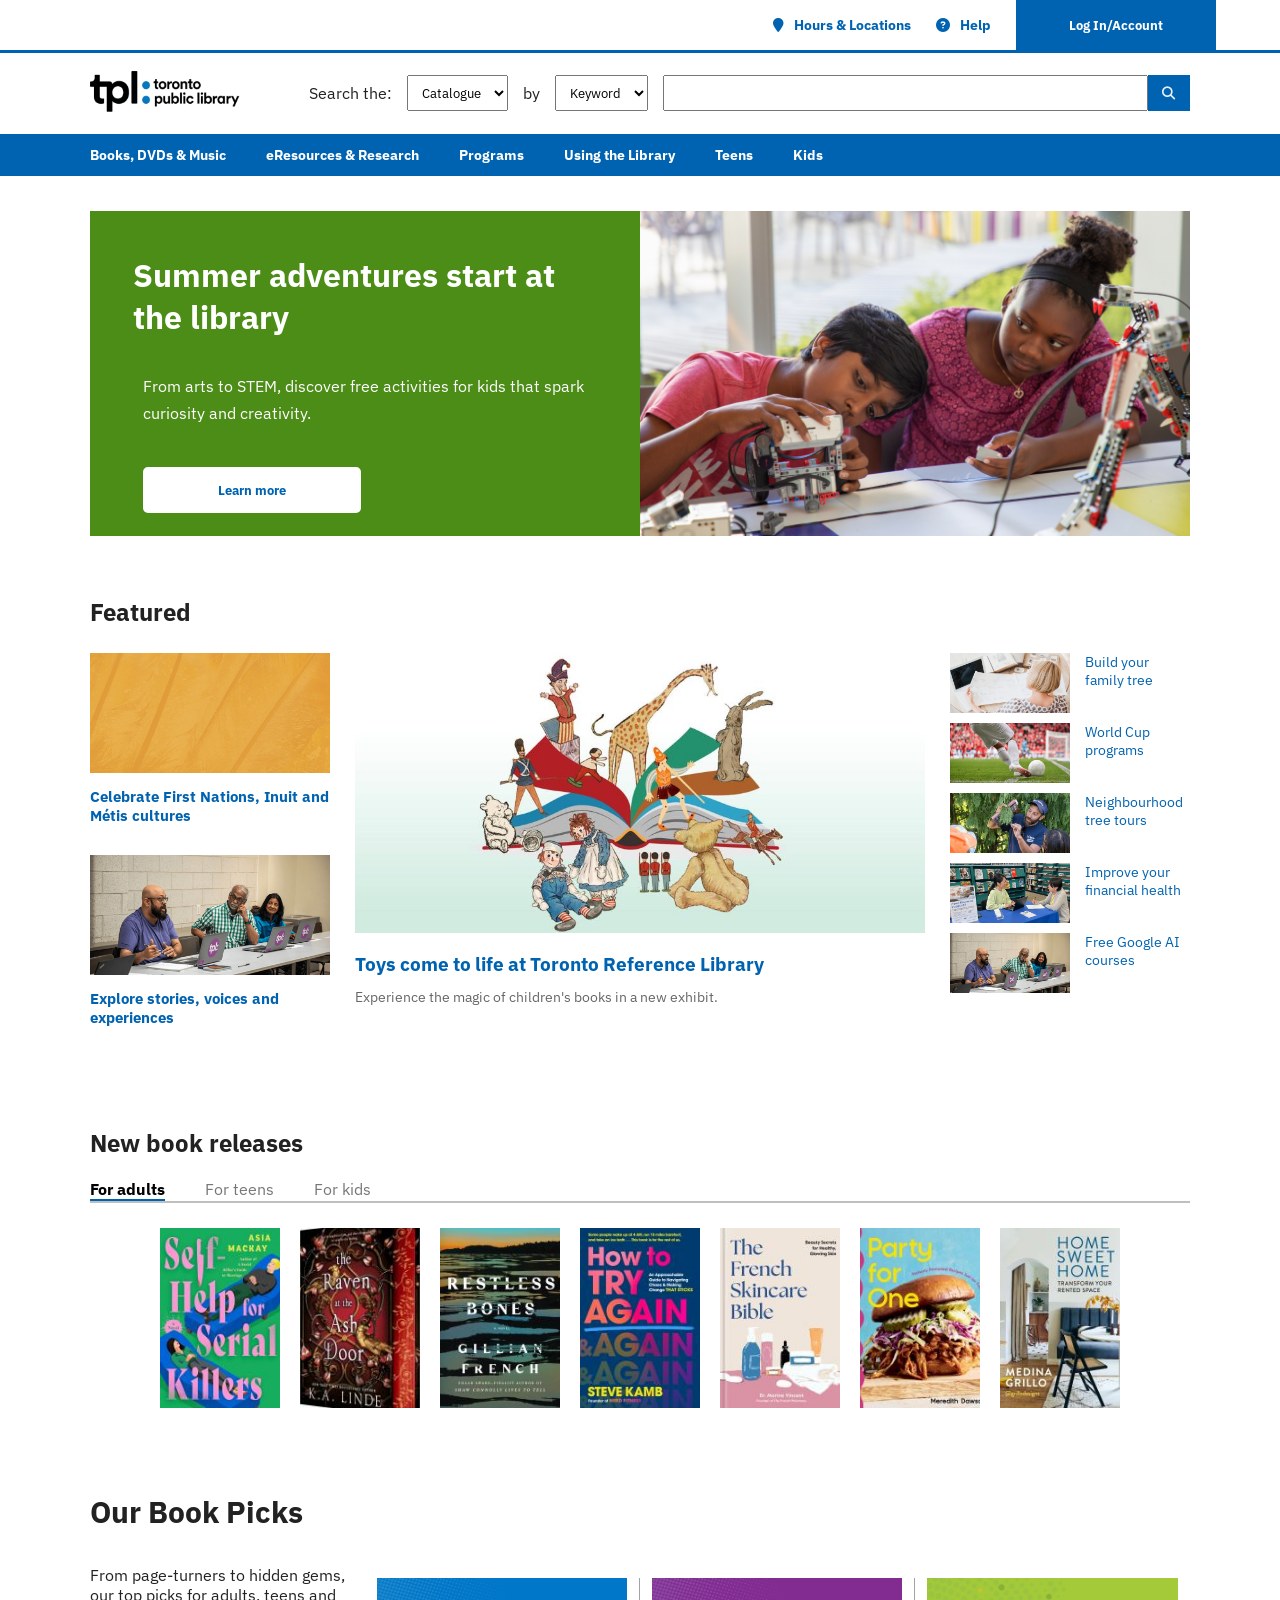
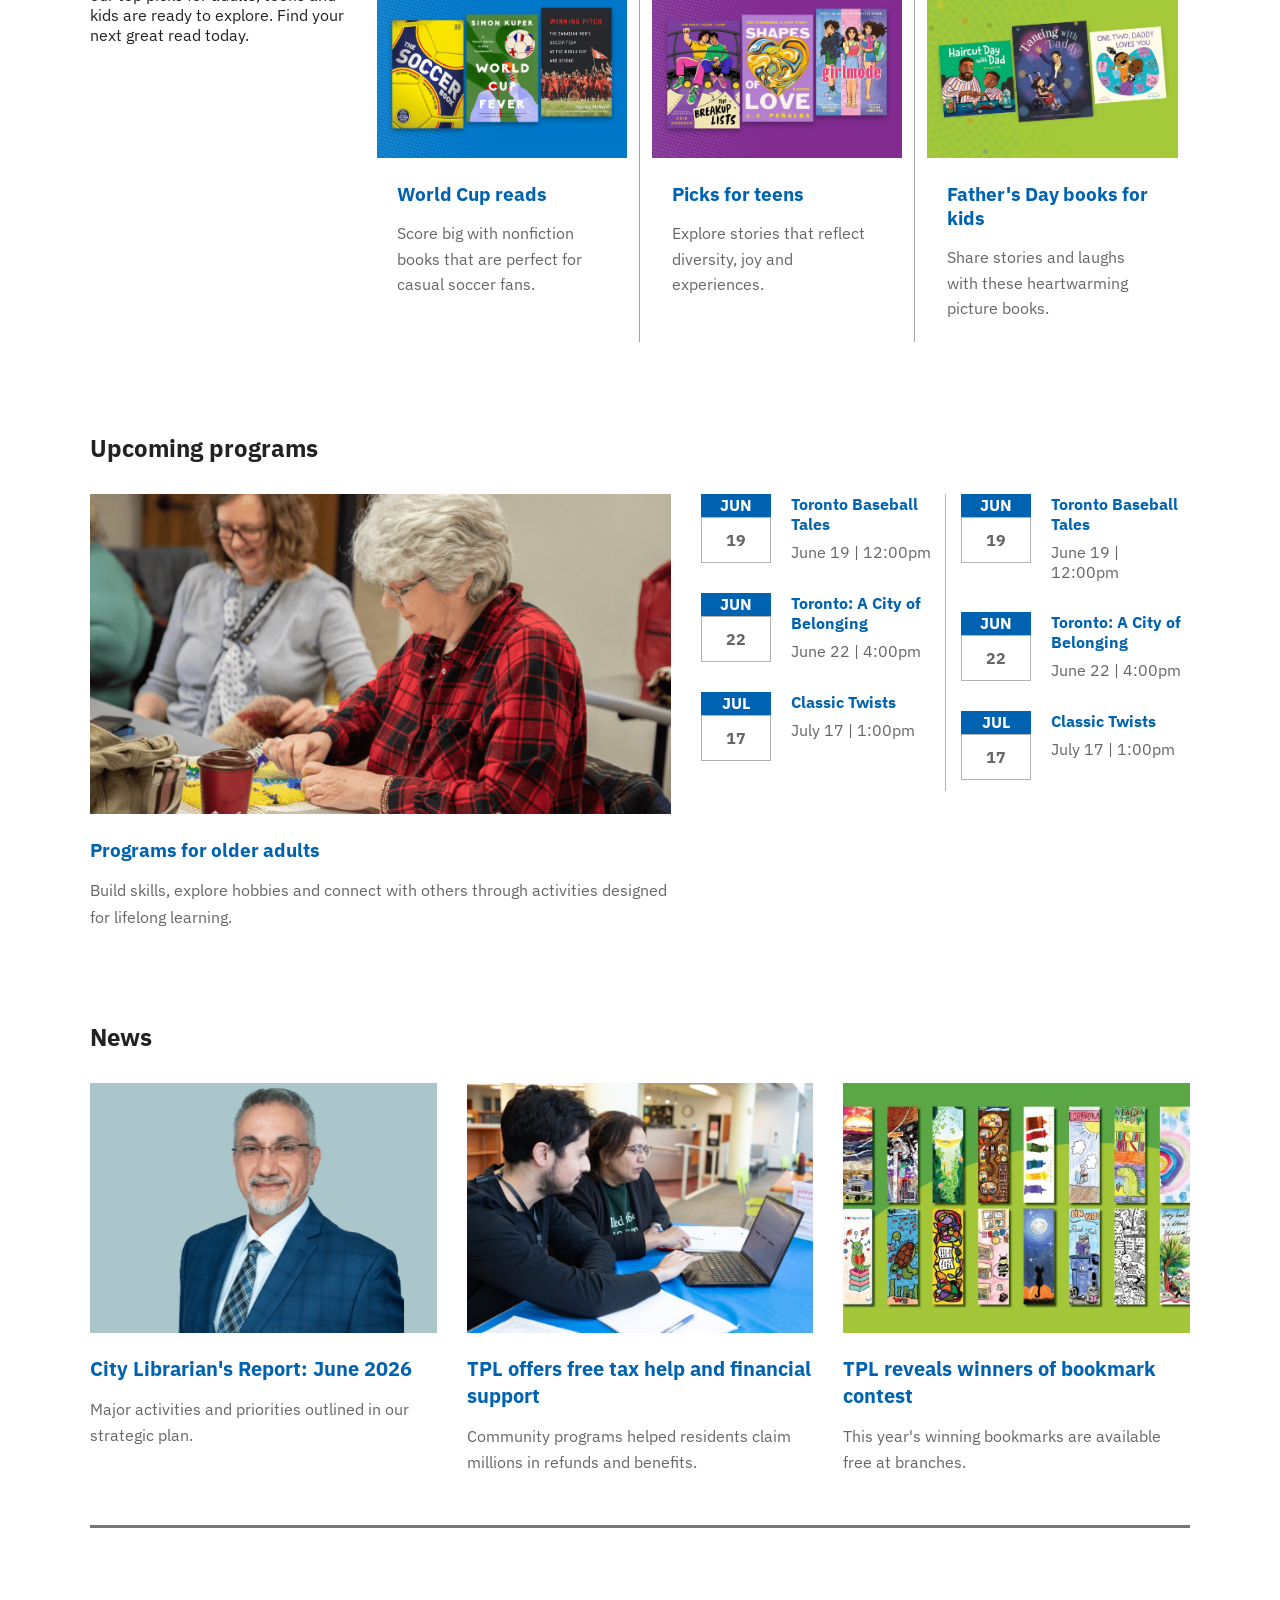
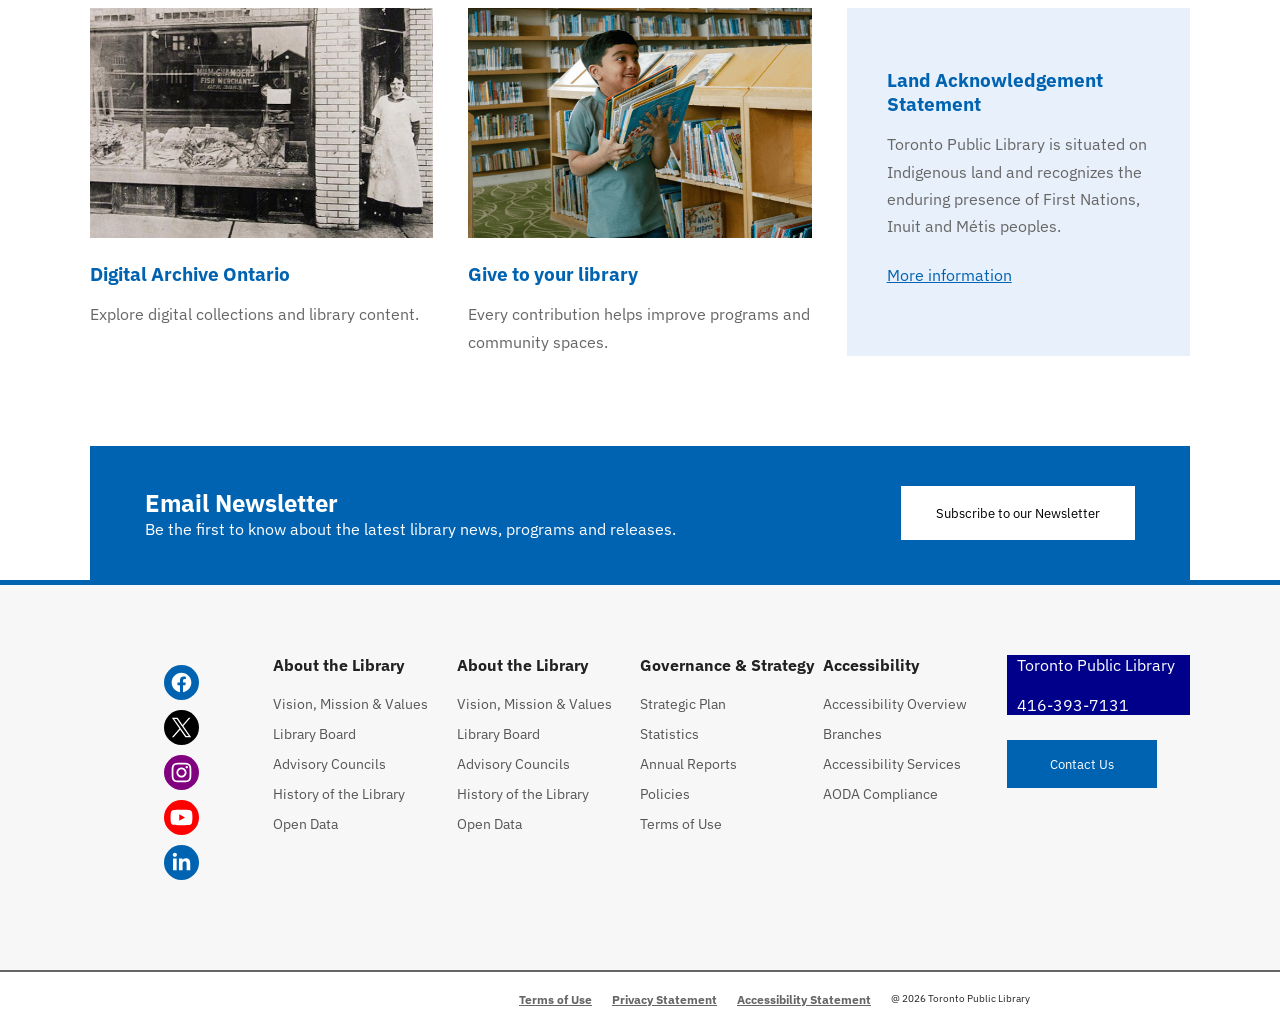
<file: index.html>
<!DOCTYPE html>
<html lang="en">
<head>
    <meta charset="UTF-8">
    <meta name="viewport" content="width=device-width, initial-scale=1.0">
    <title>Toronto Public Library</title>
    <link rel="stylesheet" href="tpl3css.css">

    <link rel="preconnect" href="https://fonts.googleapis.com">
    <link rel="preconnect" href="https://fonts.gstatic.com" crossorigin>
    <link href="https://fonts.googleapis.com/css2?family=IBM+Plex+Sans:ital,wght@0,100..700;1,100..700&family=Montserrat:ital,wght@0,100..900;1,100..900&display=swap" rel="stylesheet">

    <link rel="stylesheet" href="https://cdnjs.cloudflare.com/ajax/libs/font-awesome/6.5.2/css/all.min.css" integrity="sha512-SnH5WK+bZxgPHs44uWIX+LLJAJ9/2PkPKZ5QiAj6Ta86w+fsb2TkcmfRyVX3pBnMFcV7oQPJkl9QevSCWr3W6A==" crossorigin="anonymous" referrerpolicy="no-referrer" />


</head>
<body>


<header>
    <!-- re do uppernav-->
    <div class="uppernav">
        <div class="header-links">
            <a href="#"><i class="fa fa-map-marker"></i><b> Hours & Locations</b></a>
            <a href="#"><i class="fa fa-question-circle"></i><b> Help</b></a>
            <button class="loginbutton"><b>Log In/Account</b></button> 
        </div>
    </div>

    

    
    <div class="topbar">
        <div class="container topbar-content">
            <div class="logo">
                <img src="tpl.ca/Toronto Public Library - 6_18_2026 2-51-15 PM/Toronto Public Library/logo.png" width="200">
            </div>

            <div class="container search-content">

                <p>Search the: </p>

                <select>
                    <option>Catalogue</option>
                    <option>Website</option>
                    <option>Events</option>
                </select>

                <p>by</p>

                <select>
                    <option>Keyword</option>
                    <option>website</option>
                    <option>events</option>
                </select>

                <input type="search">

                
            </div>
            <button class="search-content-button"><i class="fa fa-search"></i></button>
           
            
        </div>
    </div>

    
        
    

    <nav>
        <div class="container nav-links">
            <a href="#"><b>Books, DVDs & Music</b></a>
            <a href="#"><b>eResources & Research</b></a>
            <a href="#"><b>Programs</b></a>
            <a href="#"><b>Using the Library</b></a>
            <a href="#"><b>Teens</b></a>
            <a href="#"><b>Kids</b></a>
        </div>
    </nav>

</header>


<section class="hero container">

    <div class="hero-left">

        <h2>Summer adventures start at the library</h2>

        <p>
            From arts to STEM, discover free activities for kids
            that spark curiosity and creativity.
        </p>

        <button><b>Learn more</b></button>

    </div>

    <div class="hero-image">
        <img src="tpl.ca/Toronto Public Library - 6_18_2026 2-51-15 PM/Toronto Public Library/Homepage_Spotlight_SummerWonder_Robotics.png">
    </div>

</section>


<section class="featured container">

    <h2>Featured</h2>

    <div class="featured-grid">

        <div class="left-column">

            <div class="small-card">
                <img src="tpl.ca/Toronto Public Library - 6_18_2026 2-51-15 PM/Toronto Public Library/NIHM-Homepage-banner--888x444.png">
                <h4>Celebrate First Nations, Inuit and Métis cultures</h4>
            </div>

            <div class="small-card">
                <img src="tpl.ca/Toronto Public Library - 6_18_2026 2-51-15 PM/Toronto Public Library/Home-Page-Biblio-4-8-1-888x444.png">
                <h4>Explore stories, voices and experiences</h4>
            </div>

        </div>

        <div class="main-card">

            <img src="tpl.ca/Toronto Public Library - 6_18_2026 2-51-15 PM/Toronto Public Library/Toys-Alive-Homepage-Centre-888x444.jpg">

            <h3>Toys come to life at Toronto Reference Library</h3>

            <p>
                Experience the magic of children's books in a new exhibit.
            </p>

        </div>

        <div class="right-column">

            <div class="mini-link">
                <img src="tpl.ca/Toronto Public Library - 6_18_2026 2-51-15 PM/Toronto Public Library/genealogy-1-1780x890-1-888x444.png">
                <span>Build your family tree</span>
            </div>

            <div class="mini-link">
                <img src="tpl.ca/Toronto Public Library - 6_18_2026 2-51-15 PM/Toronto Public Library/World-Cup-Programs_Homepage-888x444.png">
                <span>World Cup programs</span>
            </div>

            <div class="mini-link">
                <img src="tpl.ca/Toronto Public Library - 6_18_2026 2-51-15 PM/Toronto Public Library/NatureTO-Tree-Tours-Programs-888x444.png">
                <span>Neighbourhood tree tours</span>
            </div>

            <div class="mini-link">
                <img src="tpl.ca/Toronto Public Library - 6_18_2026 2-51-15 PM/Toronto Public Library/Financial-Empowerment-Card-Image-1780-x-890-888x444.png">
                <span>Improve your financial health</span>
            </div>
            <div class="mini-link">
                <img src="tpl.ca/Toronto Public Library - 6_18_2026 2-51-15 PM/Toronto Public Library/Home-Page-Biblio-4-8-1-888x444.png">
                <span>Free Google AI courses</span>
            </div>

        </div>

    </div>

</section>



<section class="new-books container">

    <h2>New book releases</h2>

    <div class="tabs">
        <span class="active">For adults</span>
        <span>For teens</span>
        <span>For kids</span>
    </div>

    <div class="book-row">

        <div class="book">
            <img src="tpl.ca/Toronto Public Library - 6_18_2026 2-51-15 PM/Toronto Public Library/MC.GIF">
        </div>

        <div class="book">
            <img src="tpl.ca/Toronto Public Library - 6_18_2026 2-51-15 PM/Toronto Public Library/MC (1).GIF">
        </div>

        <div class="book">
            <img src="tpl.ca/Toronto Public Library - 6_18_2026 2-51-15 PM/Toronto Public Library/MC (2).GIF">
        </div>

        <div class="book">
            <img src="tpl.ca/Toronto Public Library - 6_18_2026 2-51-15 PM/Toronto Public Library/MC (3).GIF">
        </div>

        <div class="book">
            <img src="tpl.ca/Toronto Public Library - 6_18_2026 2-51-15 PM/Toronto Public Library/MC (4).GIF">
        </div>

        <div class="book">
            <img src="tpl.ca/Toronto Public Library - 6_18_2026 2-51-15 PM/Toronto Public Library/MC (5).GIF">
        </div>

        <div class="book">
            <img src="tpl.ca/Toronto Public Library - 6_18_2026 2-51-15 PM/Toronto Public Library/MC (6).GIF">
        </div>
        

    </div>

</section>





<section class="book-picks container">

   

    <div class="pick-grid">

        <div>
            <h1>Our Book Picks</h1>

            <p>From page-turners to hidden gems, our top picks for adults, teens and kids are ready to explore. Find your next great read today.</p>
        </div>

        <div class="pick-card">

            <img src="tpl.ca/Toronto Public Library - 6_18_2026 2-51-15 PM/Toronto Public Library/homepage-soccer-books.png">

            <div class="pick-content">
                <h3>World Cup reads</h3>

                <p>
                    Score big with nonfiction books that are perfect
                    for casual soccer fans.
                </p>
            </div>

        </div>


        <div class="pick-card">

            <img src="tpl.ca/Toronto Public Library - 6_18_2026 2-51-15 PM/Toronto Public Library/FullSpectrum_homepage_teens.png">

            <div class="pick-content">
                <h3>Picks for teens</h3>

                <p>
                    Explore stories that reflect diversity,
                    joy and experiences.
                </p>
            </div>

        </div>


        <div class="pick-card">

            <img src="tpl.ca/Toronto Public Library - 6_18_2026 2-51-15 PM/Toronto Public Library/2026-Fathers-Day-Kids-Booklist-landscape.jpg">

            <div class="pick-content">
                <h3>Father's Day books for kids</h3>

                <p>
                    Share stories and laughs with these
                    heartwarming picture books.
                </p>
            </div>

        </div>

    </div>

</section>





<section class="programs container">

    <h2>Upcoming programs</h2>

    <div class="program-grid">

        <div class="program-left">

            <img src="tpl.ca/Toronto Public Library - 6_18_2026 2-51-15 PM/Toronto Public Library/Seniors-Homepage-Banner-888x444.png">

            <h3>Programs for older adults</h3>

            <p>
                Build skills, explore hobbies and connect with others
                through activities designed for lifelong learning.
            </p>

        </div>

        <div class="events">

            <div class="event">
                <div class="date">
                    <div class="top">
                        JUN
                    </div>
                    <div class="bottom">
                        19
                    </div>
                    
                </div>

                <div>
                    <h4>Toronto Baseball Tales</h4>
                    <p>June 19 | 12:00pm</p>
                </div>
            </div>

            <div class="event">
                <div class="date">
                    <div class="top">
                        JUN
                    </div>
                    <div class="bottom">
                        22
                    </div>
                    
                </div>

                <div>
                    <h4>Toronto: A City of Belonging</h4>
                    <p>June 22 | 4:00pm</p>
                </div>
            </div>

            <div class="event">
                <div class="date">
                    <div class="top">
                        JUL
                    </div>
                    <div class="bottom">
                        17
                    </div>
                    
                </div>

                <div>
                    <h4>Classic Twists</h4>
                    <p>July 17 | 1:00pm</p>
                </div>
            </div>

            

        </div>

        <div class="second events">

            <div class="right event">
                <div class="date">
                    <div class="top">
                        JUN
                    </div>
                    <div class="bottom">
                        19
                    </div>
                    
                </div>

                <div>
                    <h4>Toronto Baseball Tales</h4>
                    <p>June 19 | 12:00pm</p>
                </div>
            </div>

            <div class="right event">
                <div class="date">
                    <div class="top">
                        JUN
                    </div>
                    <div class="bottom">
                        22
                    </div>
                    
                </div>

                <div>
                    <h4>Toronto: A City of Belonging</h4>
                    <p>June 22 | 4:00pm</p>
                </div>
            </div>

            <div class="right event">
                <div class="date">
                    <div class="top">
                        JUL
                    </div>
                    <div class="bottom">
                        17
                    </div>
                    
                </div>

                <div>
                    <h4>Classic Twists</h4>
                    <p>July 17 | 1:00pm</p>
                </div>
            </div>


        </div>
        

    </div>

</section>



<section class="news container">

    <h2>News</h2>

    <div class="news-grid">

        <div class="news-card">

            <img src="tpl.ca/Toronto Public Library - 6_18_2026 2-51-15 PM/Toronto Public Library/Homepage_News_CLR_Moe_Hosseini_Ara_2f6cf6c4fc-1-landscape.png">

            <h3>City Librarian's Report: June 2026</h3>

            <p>
                Major activities and priorities outlined in our
                strategic plan.
            </p>

        </div>

        <div class="news-card">

            <img src="tpl.ca/Toronto Public Library - 6_18_2026 2-51-15 PM/Toronto Public Library/Financial-Empowerment-Horizontal-card-image-1-landscape.jpg">

            <h3>TPL offers free tax help and financial support</h3>

            <p>
                Community programs helped residents claim
                millions in refunds and benefits.
            </p>

        </div>

        <div class="news-card">

            <img src="tpl.ca/Toronto Public Library - 6_18_2026 2-51-15 PM/Toronto Public Library/2026-Design-a-Bookmark-contest-landscape.jpg">
            <h3>TPL reveals winners of bookmark contest</h3>

            <p>
                This year's winning bookmarks are available
                free at branches.
            </p>

        </div>

    </div>

</section>





<section class="bottom-cards container">

    <div class="bottom-card">

        <img src="tpl.ca/Toronto Public Library - 6_18_2026 2-51-15 PM/Toronto Public Library/Digital_Archive_Ontario2024-landscape.jpg">

        <h3>Digital Archive Ontario</h3>

        <p>
            Explore digital collections and library content.
        </p>

    </div>

    <div class="bottom-card">

        <img src="tpl.ca/Toronto Public Library - 6_18_2026 2-51-15 PM/Toronto Public Library/Foundation-TPL-homepage-image-June-2026-landscape.png">

        <h3>Give to your library</h3>

        <p>
            Every contribution helps improve programs and
            community spaces.
        </p>

    </div>

    <div class="bottom-card blue-box">

        <h3>Land Acknowledgement Statement</h3>

        <p>
            Toronto Public Library is situated on Indigenous
            land and recognizes the enduring presence of
            First Nations, Inuit and Métis peoples.
        </p>

        <a href="#">More information</a>

    </div>

</section>





<section class="newsletter container">

    <div class="container newsletter-content">

        <div>
            <h2>Email Newsletter</h2>
            <p>
                Be the first to know about the latest library news,
                programs and releases.
            </p>
        </div>

        <button>Subscribe to our Newsletter</button>

    </div>

</section>





<footer>

    <div class="container footer-grid">

        <div class="imagedrawer"><!-- we'll turn this into images-->
    
            <a href="#" class="facebook"></a>
            <a href="#" class="twitter"></a>
            <a href="#" class="insta"></a>
            <a href="#" class="yt"></a>
            <a href="#" class="linkedin"></a>

        </div>
        <div>
            <h4>About the Library</h4>

            <a href="#">Vision, Mission & Values</a>
            <a href="#">Library Board</a>
            <a href="#">Advisory Councils</a>
            <a href="#">History of the Library</a>
            <a href="#">Open Data</a>

        </div>
        <div>
            <h4>About the Library</h4>

            <a href="#">Vision, Mission & Values</a>
            <a href="#">Library Board</a>
            <a href="#">Advisory Councils</a>
            <a href="#">History of the Library</a>
            <a href="#">Open Data</a>

        </div>

        <div>
            <h4>Governance & Strategy</h4>

            <a href="#">Strategic Plan</a>
            <a href="#">Statistics</a>
            <a href="#">Annual Reports</a>
            <a href="#">Policies</a>
            <a href="#">Terms of Use</a>

        </div>

        <div>
            <h4>Accessibility</h4>

            <a href="#">Accessibility Overview</a>
            <a href="#">Branches</a>
            <a href="#">Accessibility Services</a>
            <a href="#">AODA Compliance</a>

        </div>

        <div class="contact">
            <p class="fintext">Toronto Public Library <br><br> 416-393-7131<p>

            
            <button>Contact Us</button>

        </div>

    </div>

    

</footer>
<div class="rights">
    <a href="#"><b>Terms of Use</b></a>
    <a href="#"><b>Privacy Statement</b></a>
    <a href="#"><b>Accessibility Statement</b></a>
    <p>@ 2026 Toronto Public Library</p>
</div>
</body>
</html>
</file>
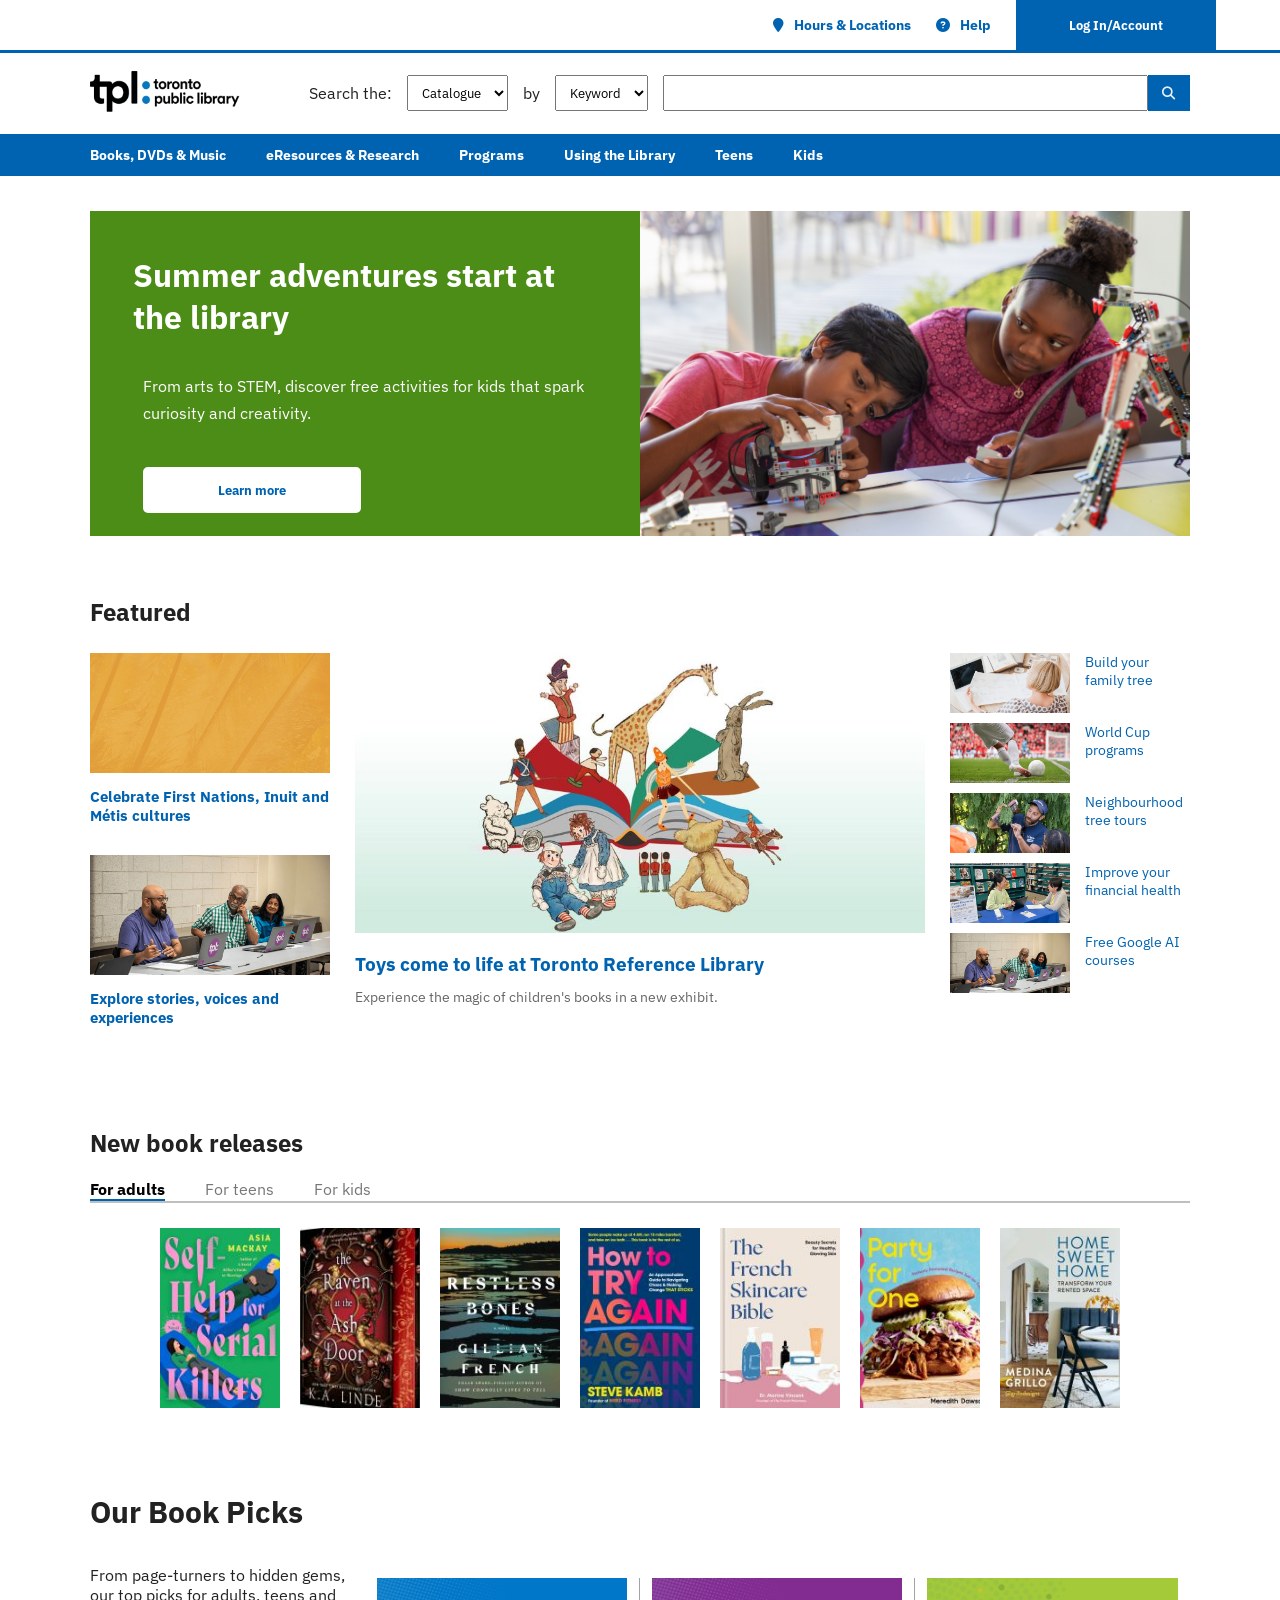
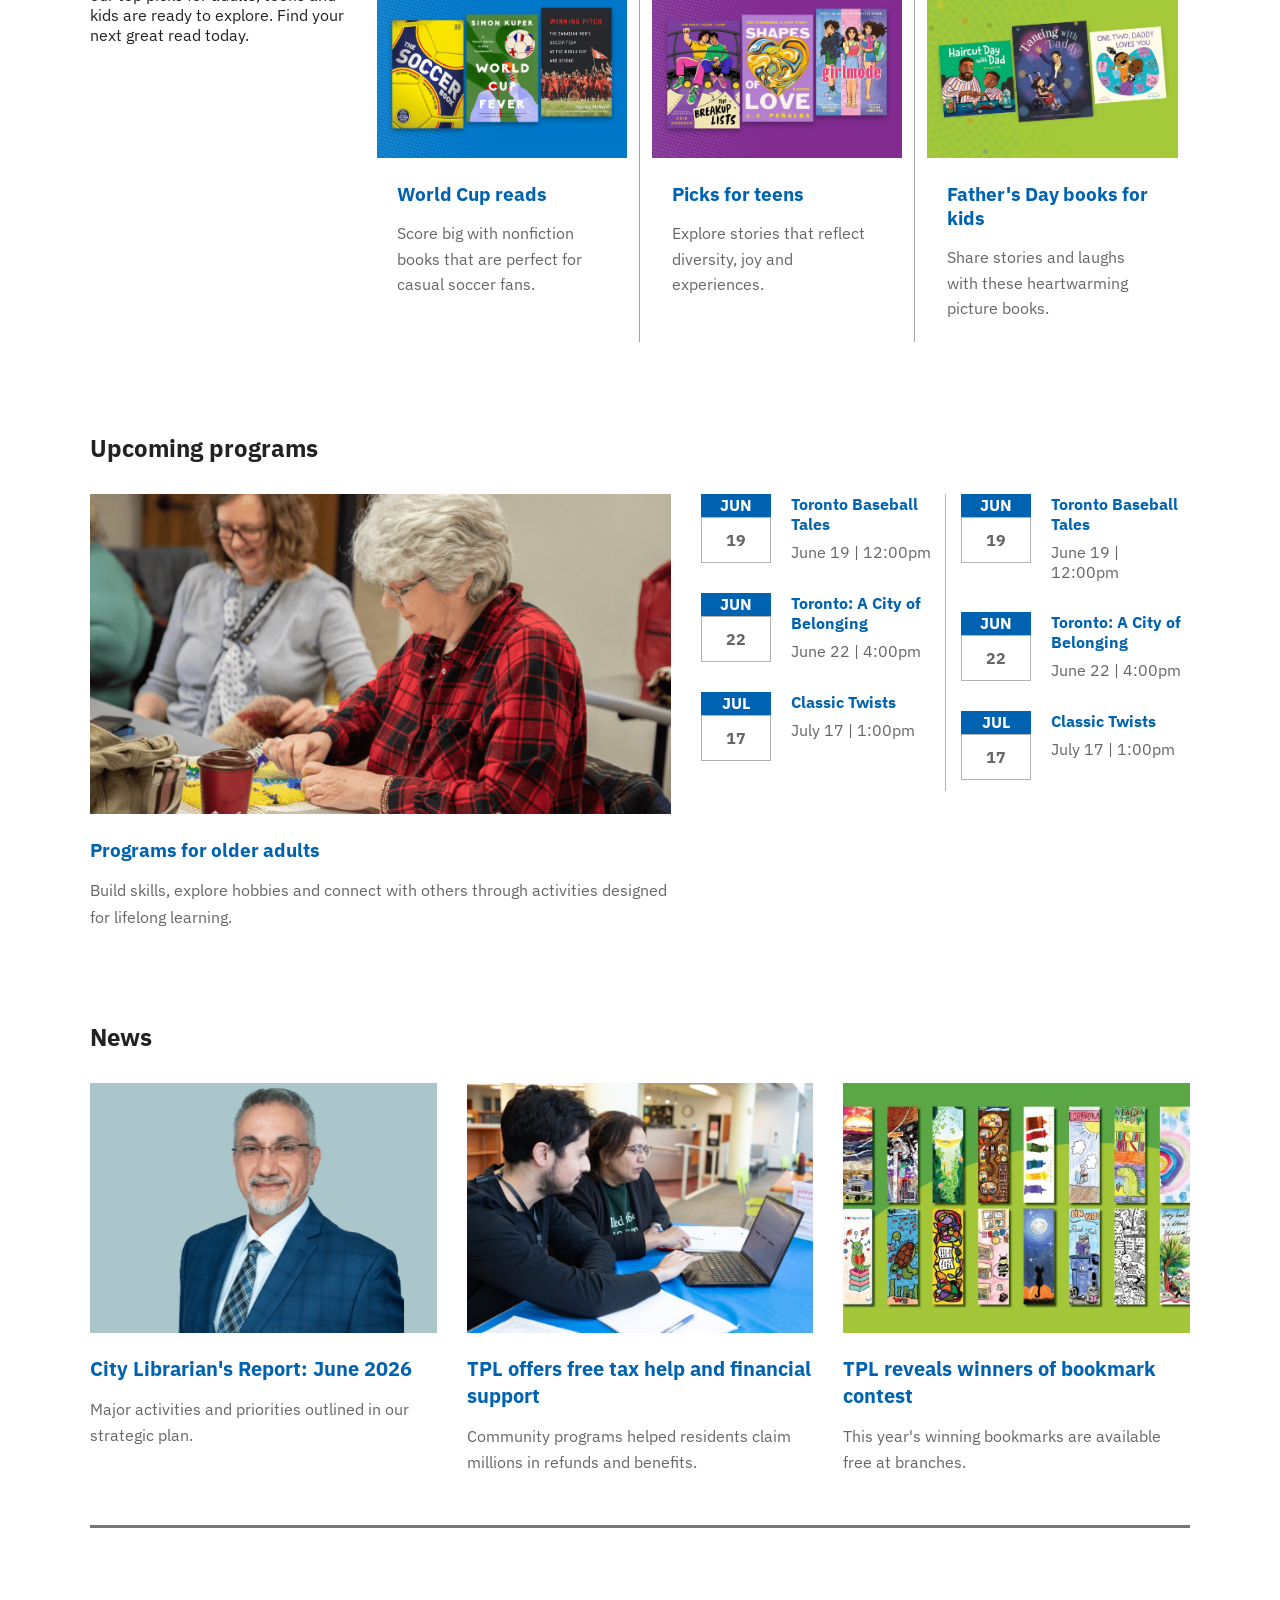
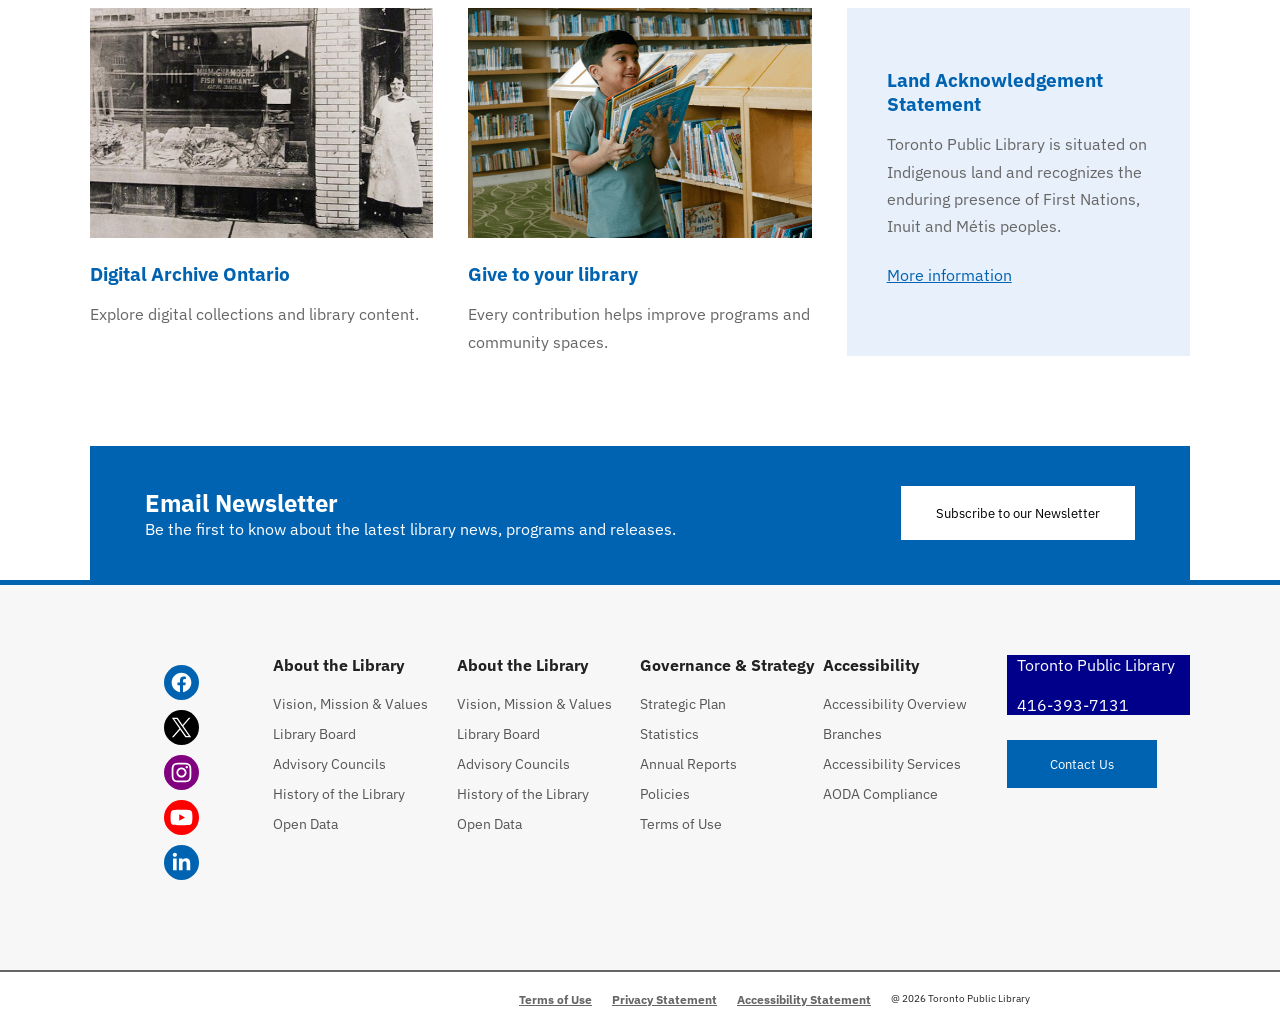
<file: tpl3.html>
<!DOCTYPE html>
<html lang="en">
<head>
    <meta charset="UTF-8">
    <meta name="viewport" content="width=device-width, initial-scale=1.0">
    <title>Toronto Public Library</title>
    <link rel="stylesheet" href="tpl3css.css">

    <link rel="preconnect" href="https://fonts.googleapis.com">
    <link rel="preconnect" href="https://fonts.gstatic.com" crossorigin>
    <link href="https://fonts.googleapis.com/css2?family=IBM+Plex+Sans:ital,wght@0,100..700;1,100..700&family=Montserrat:ital,wght@0,100..900;1,100..900&display=swap" rel="stylesheet">

    <link rel="stylesheet" href="https://cdnjs.cloudflare.com/ajax/libs/font-awesome/6.5.2/css/all.min.css" integrity="sha512-SnH5WK+bZxgPHs44uWIX+LLJAJ9/2PkPKZ5QiAj6Ta86w+fsb2TkcmfRyVX3pBnMFcV7oQPJkl9QevSCWr3W6A==" crossorigin="anonymous" referrerpolicy="no-referrer" />


</head>
<body>


<header>
    <!-- re do uppernav-->
    <div class="uppernav">
        <div class="header-links">
            <a href="#"><i class="fa fa-map-marker"></i><b> Hours & Locations</b></a>
            <a href="#"><i class="fa fa-question-circle"></i><b> Help</b></a>
            <button class="loginbutton"><b>Log In/Account</b></button> 
        </div>
    </div>

    

    
    <div class="topbar">
        <div class="container topbar-content">
            <div class="logo">
                <img src="tpl.ca/Toronto Public Library - 6_18_2026 2-51-15 PM/Toronto Public Library/logo.png" width="200">
            </div>

            <div class="container search-content">

                <p>Search the: </p>

                <select>
                    <option>Catalogue</option>
                    <option>Website</option>
                    <option>Events</option>
                </select>

                <p>by</p>

                <select>
                    <option>Keyword</option>
                    <option>website</option>
                    <option>events</option>
                </select>

                <input type="search">

                
            </div>
            <button class="search-content-button"><i class="fa fa-search"></i></button>
           
            
        </div>
    </div>

    
        
    

    <nav>
        <div class="container nav-links">
            <a href="#"><b>Books, DVDs & Music</b></a>
            <a href="#"><b>eResources & Research</b></a>
            <a href="#"><b>Programs</b></a>
            <a href="#"><b>Using the Library</b></a>
            <a href="#"><b>Teens</b></a>
            <a href="#"><b>Kids</b></a>
        </div>
    </nav>

</header>


<section class="hero container">

    <div class="hero-left">

        <h2>Summer adventures start at the library</h2>

        <p>
            From arts to STEM, discover free activities for kids
            that spark curiosity and creativity.
        </p>

        <button><b>Learn more</b></button>

    </div>

    <div class="hero-image">
        <img src="tpl.ca/Toronto Public Library - 6_18_2026 2-51-15 PM/Toronto Public Library/Homepage_Spotlight_SummerWonder_Robotics.png">
    </div>

</section>


<section class="featured container">

    <h2>Featured</h2>

    <div class="featured-grid">

        <div class="left-column">

            <div class="small-card">
                <img src="tpl.ca/Toronto Public Library - 6_18_2026 2-51-15 PM/Toronto Public Library/NIHM-Homepage-banner--888x444.png">
                <h4>Celebrate First Nations, Inuit and Métis cultures</h4>
            </div>

            <div class="small-card">
                <img src="tpl.ca/Toronto Public Library - 6_18_2026 2-51-15 PM/Toronto Public Library/Home-Page-Biblio-4-8-1-888x444.png">
                <h4>Explore stories, voices and experiences</h4>
            </div>

        </div>

        <div class="main-card">

            <img src="tpl.ca/Toronto Public Library - 6_18_2026 2-51-15 PM/Toronto Public Library/Toys-Alive-Homepage-Centre-888x444.jpg">

            <h3>Toys come to life at Toronto Reference Library</h3>

            <p>
                Experience the magic of children's books in a new exhibit.
            </p>

        </div>

        <div class="right-column">

            <div class="mini-link">
                <img src="tpl.ca/Toronto Public Library - 6_18_2026 2-51-15 PM/Toronto Public Library/genealogy-1-1780x890-1-888x444.png">
                <span>Build your family tree</span>
            </div>

            <div class="mini-link">
                <img src="tpl.ca/Toronto Public Library - 6_18_2026 2-51-15 PM/Toronto Public Library/World-Cup-Programs_Homepage-888x444.png">
                <span>World Cup programs</span>
            </div>

            <div class="mini-link">
                <img src="tpl.ca/Toronto Public Library - 6_18_2026 2-51-15 PM/Toronto Public Library/NatureTO-Tree-Tours-Programs-888x444.png">
                <span>Neighbourhood tree tours</span>
            </div>

            <div class="mini-link">
                <img src="tpl.ca/Toronto Public Library - 6_18_2026 2-51-15 PM/Toronto Public Library/Financial-Empowerment-Card-Image-1780-x-890-888x444.png">
                <span>Improve your financial health</span>
            </div>
            <div class="mini-link">
                <img src="tpl.ca/Toronto Public Library - 6_18_2026 2-51-15 PM/Toronto Public Library/Home-Page-Biblio-4-8-1-888x444.png">
                <span>Free Google AI courses</span>
            </div>

        </div>

    </div>

</section>



<section class="new-books container">

    <h2>New book releases</h2>

    <div class="tabs">
        <span class="active">For adults</span>
        <span>For teens</span>
        <span>For kids</span>
    </div>

    <div class="book-row">

        <div class="book">
            <img src="tpl.ca/Toronto Public Library - 6_18_2026 2-51-15 PM/Toronto Public Library/MC.GIF">
        </div>

        <div class="book">
            <img src="tpl.ca/Toronto Public Library - 6_18_2026 2-51-15 PM/Toronto Public Library/MC (1).GIF">
        </div>

        <div class="book">
            <img src="tpl.ca/Toronto Public Library - 6_18_2026 2-51-15 PM/Toronto Public Library/MC (2).GIF">
        </div>

        <div class="book">
            <img src="tpl.ca/Toronto Public Library - 6_18_2026 2-51-15 PM/Toronto Public Library/MC (3).GIF">
        </div>

        <div class="book">
            <img src="tpl.ca/Toronto Public Library - 6_18_2026 2-51-15 PM/Toronto Public Library/MC (4).GIF">
        </div>

        <div class="book">
            <img src="tpl.ca/Toronto Public Library - 6_18_2026 2-51-15 PM/Toronto Public Library/MC (5).GIF">
        </div>

        <div class="book">
            <img src="tpl.ca/Toronto Public Library - 6_18_2026 2-51-15 PM/Toronto Public Library/MC (6).GIF">
        </div>
        

    </div>

</section>





<section class="book-picks container">

   

    <div class="pick-grid">

        <div>
            <h1>Our Book Picks</h1>

            <p>From page-turners to hidden gems, our top picks for adults, teens and kids are ready to explore. Find your next great read today.</p>
        </div>

        <div class="pick-card">

            <img src="tpl.ca/Toronto Public Library - 6_18_2026 2-51-15 PM/Toronto Public Library/homepage-soccer-books.png">

            <div class="pick-content">
                <h3>World Cup reads</h3>

                <p>
                    Score big with nonfiction books that are perfect
                    for casual soccer fans.
                </p>
            </div>

        </div>


        <div class="pick-card">

            <img src="tpl.ca/Toronto Public Library - 6_18_2026 2-51-15 PM/Toronto Public Library/FullSpectrum_homepage_teens.png">

            <div class="pick-content">
                <h3>Picks for teens</h3>

                <p>
                    Explore stories that reflect diversity,
                    joy and experiences.
                </p>
            </div>

        </div>


        <div class="pick-card">

            <img src="tpl.ca/Toronto Public Library - 6_18_2026 2-51-15 PM/Toronto Public Library/2026-Fathers-Day-Kids-Booklist-landscape.jpg">

            <div class="pick-content">
                <h3>Father's Day books for kids</h3>

                <p>
                    Share stories and laughs with these
                    heartwarming picture books.
                </p>
            </div>

        </div>

    </div>

</section>





<section class="programs container">

    <h2>Upcoming programs</h2>

    <div class="program-grid">

        <div class="program-left">

            <img src="tpl.ca/Toronto Public Library - 6_18_2026 2-51-15 PM/Toronto Public Library/Seniors-Homepage-Banner-888x444.png">

            <h3>Programs for older adults</h3>

            <p>
                Build skills, explore hobbies and connect with others
                through activities designed for lifelong learning.
            </p>

        </div>

        <div class="events">

            <div class="event">
                <div class="date">
                    <div class="top">
                        JUN
                    </div>
                    <div class="bottom">
                        19
                    </div>
                    
                </div>

                <div>
                    <h4>Toronto Baseball Tales</h4>
                    <p>June 19 | 12:00pm</p>
                </div>
            </div>

            <div class="event">
                <div class="date">
                    <div class="top">
                        JUN
                    </div>
                    <div class="bottom">
                        22
                    </div>
                    
                </div>

                <div>
                    <h4>Toronto: A City of Belonging</h4>
                    <p>June 22 | 4:00pm</p>
                </div>
            </div>

            <div class="event">
                <div class="date">
                    <div class="top">
                        JUL
                    </div>
                    <div class="bottom">
                        17
                    </div>
                    
                </div>

                <div>
                    <h4>Classic Twists</h4>
                    <p>July 17 | 1:00pm</p>
                </div>
            </div>

            

        </div>

        <div class="second events">

            <div class="right event">
                <div class="date">
                    <div class="top">
                        JUN
                    </div>
                    <div class="bottom">
                        19
                    </div>
                    
                </div>

                <div>
                    <h4>Toronto Baseball Tales</h4>
                    <p>June 19 | 12:00pm</p>
                </div>
            </div>

            <div class="right event">
                <div class="date">
                    <div class="top">
                        JUN
                    </div>
                    <div class="bottom">
                        22
                    </div>
                    
                </div>

                <div>
                    <h4>Toronto: A City of Belonging</h4>
                    <p>June 22 | 4:00pm</p>
                </div>
            </div>

            <div class="right event">
                <div class="date">
                    <div class="top">
                        JUL
                    </div>
                    <div class="bottom">
                        17
                    </div>
                    
                </div>

                <div>
                    <h4>Classic Twists</h4>
                    <p>July 17 | 1:00pm</p>
                </div>
            </div>


        </div>
        

    </div>

</section>



<section class="news container">

    <h2>News</h2>

    <div class="news-grid">

        <div class="news-card">

            <img src="tpl.ca/Toronto Public Library - 6_18_2026 2-51-15 PM/Toronto Public Library/Homepage_News_CLR_Moe_Hosseini_Ara_2f6cf6c4fc-1-landscape.png">

            <h3>City Librarian's Report: June 2026</h3>

            <p>
                Major activities and priorities outlined in our
                strategic plan.
            </p>

        </div>

        <div class="news-card">

            <img src="tpl.ca/Toronto Public Library - 6_18_2026 2-51-15 PM/Toronto Public Library/Financial-Empowerment-Horizontal-card-image-1-landscape.jpg">

            <h3>TPL offers free tax help and financial support</h3>

            <p>
                Community programs helped residents claim
                millions in refunds and benefits.
            </p>

        </div>

        <div class="news-card">

            <img src="tpl.ca/Toronto Public Library - 6_18_2026 2-51-15 PM/Toronto Public Library/2026-Design-a-Bookmark-contest-landscape.jpg">
            <h3>TPL reveals winners of bookmark contest</h3>

            <p>
                This year's winning bookmarks are available
                free at branches.
            </p>

        </div>

    </div>

</section>





<section class="bottom-cards container">

    <div class="bottom-card">

        <img src="tpl.ca/Toronto Public Library - 6_18_2026 2-51-15 PM/Toronto Public Library/Digital_Archive_Ontario2024-landscape.jpg">

        <h3>Digital Archive Ontario</h3>

        <p>
            Explore digital collections and library content.
        </p>

    </div>

    <div class="bottom-card">

        <img src="tpl.ca/Toronto Public Library - 6_18_2026 2-51-15 PM/Toronto Public Library/Foundation-TPL-homepage-image-June-2026-landscape.png">

        <h3>Give to your library</h3>

        <p>
            Every contribution helps improve programs and
            community spaces.
        </p>

    </div>

    <div class="bottom-card blue-box">

        <h3>Land Acknowledgement Statement</h3>

        <p>
            Toronto Public Library is situated on Indigenous
            land and recognizes the enduring presence of
            First Nations, Inuit and Métis peoples.
        </p>

        <a href="#">More information</a>

    </div>

</section>





<section class="newsletter container">

    <div class="container newsletter-content">

        <div>
            <h2>Email Newsletter</h2>
            <p>
                Be the first to know about the latest library news,
                programs and releases.
            </p>
        </div>

        <button>Subscribe to our Newsletter</button>

    </div>

</section>





<footer>

    <div class="container footer-grid">

        <div class="imagedrawer"><!-- we'll turn this into images-->
    
            <a href="#" class="facebook"></a>
            <a href="#" class="twitter"></a>
            <a href="#" class="insta"></a>
            <a href="#" class="yt"></a>
            <a href="#" class="linkedin"></a>

        </div>
        <div>
            <h4>About the Library</h4>

            <a href="#">Vision, Mission & Values</a>
            <a href="#">Library Board</a>
            <a href="#">Advisory Councils</a>
            <a href="#">History of the Library</a>
            <a href="#">Open Data</a>

        </div>
        <div>
            <h4>About the Library</h4>

            <a href="#">Vision, Mission & Values</a>
            <a href="#">Library Board</a>
            <a href="#">Advisory Councils</a>
            <a href="#">History of the Library</a>
            <a href="#">Open Data</a>

        </div>

        <div>
            <h4>Governance & Strategy</h4>

            <a href="#">Strategic Plan</a>
            <a href="#">Statistics</a>
            <a href="#">Annual Reports</a>
            <a href="#">Policies</a>
            <a href="#">Terms of Use</a>

        </div>

        <div>
            <h4>Accessibility</h4>

            <a href="#">Accessibility Overview</a>
            <a href="#">Branches</a>
            <a href="#">Accessibility Services</a>
            <a href="#">AODA Compliance</a>

        </div>

        <div class="contact">
            <p class="fintext">Toronto Public Library <br><br> 416-393-7131<p>

            
            <button>Contact Us</button>

        </div>

    </div>

    

</footer>
<div class="rights">
    <a href="#"><b>Terms of Use</b></a>
    <a href="#"><b>Privacy Statement</b></a>
    <a href="#"><b>Accessibility Statement</b></a>
    <p>@ 2026 Toronto Public Library</p>
</div>
</body>
</html>
</file>
<file: tpl3css.css>
*{
    margin:0;
    padding:0;
    box-sizing:border-box;
    font-family: "IBM Plex Sans", sans-serif;
}

body{
    font-family:Arial,sans-serif;
    background:#fff;
    color:#222;
}

.container{
    width:90%;
    max-width:1100px;
    margin:auto;
}



.uppernav{
    width:100%;
    height:50px;
    display:flex;
    justify-content:flex-end;
}

.uppernav .header-links{
    display:flex;
    justify-content:flex-end;
    margin:0 auto;
    
    /*align items stretch is here by default, which makes the align items stretch in loginbutton kinda useless*/
    width:90%;
    
    gap:25px;
}

.uppernav .header-links a{
    display:flex;
    align-items:center;
    
    gap: 10px;
}

.uppernav .header-links .loginbutton{
    background-color:#0063b1;
    color:white;
    width:200px;/*width is defined in html unnecessarily*/
    border:none;
    align-items:stretch;
    
}
.uppernav a:link, a:visited, a:hover, a:active{
    color: #0063b1;/*this is what colors the hours&location and help*/
}

.header-links a{
    text-decoration:none;
    font-size:14px;
}





.topbar{
    border-top:3px solid #0063b1;
    padding:18px 0;
   
}

.topbar-content{
    display:flex;
    justify-content:space-between;
    align-items:center;
}

.logo{
    margin-right: 50px;
}




.search-content{
    display:flex;
    align-items:center;
    gap:15px;
}

.search-content input{
    flex:1;
    height:36px;
}

.search-content select{
    height:36px;
    padding:0 10px;
}

.search-content-button{
    width:50px;
    height:36px;
    border: none;

    background-color: #0063b1;
    color: #e8f1fb;
}




nav{
    background:#0063b1;
}

.nav-links{
    display:flex;
    gap:40px;
    padding:12px 0;
}

.nav-links a{
    color:white;
    text-decoration:none;
    font-size:14px;
}




.hero{
    display:grid;
    grid-template-columns:1fr 1fr;
    margin-top:35px;
}

.hero-left{
    background:#4c8d17;
    color:white;
    padding: 18px;
}

.hero-left h2{
    font-size:32px;
    margin:25px;
}

.hero-left p{
    line-height:1.7;
    margin:35px;
}

.hero-left button{
    background:white;
    border: none;
    border-radius:5px;
    padding:14px 75px;
    margin: 5px 35px;
    cursor:pointer;
    color: #0063b1;
}

.hero-image img{
    width:100%;
    height:100%;
    object-fit:cover;
}



.featured{
    margin-top:60px;
}

.featured h2{
    margin-bottom:25px;
}

.featured-grid{
    display:grid;
    grid-template-columns:240px 1fr 240px;
    gap:25px;
}

.small-card{
    margin-bottom:30px;
}

.small-card img{
    width:100%;
    height:120px;
    object-fit:cover;
}

.small-card h4{
    margin-top:10px;
    font-size:15px;
    color:#0063b1;
}

.main-card img{
    width:100%;
    height:280px;
    object-fit:cover;
}

.main-card h3{
    margin-top:15px;
    color:#0063b1;
}

.main-card p{
    margin-top:12px;
    color:#666;
    font-size: 14px;
}

.mini-link{
    display:flex;
    gap:15px;
    margin-bottom:10px;
}

.mini-link img{
    width:120px;
    height:60px;
    object-fit:cover;
}

.mini-link span{
    color:#0063b1;
    font-size:14px;
}



.new-books{
    margin-top:70px;
}

.tabs{
    display:flex;
    gap:40px;
    margin-top:20px;
    margin-bottom:25px;
    
    border-bottom: 2px solid rgba(128, 128, 128, 0.503);
}

.tabs span{
    color:#777;
}

.tabs .active{
    color:black;
    font-weight:bold;
    border-bottom: 2px solid #0063b1;
}

.book-row{
    display:flex;
    flex-wrap:wrap; /*this is a responsiveness feature, just makes the books stack downwards when the screen is too small*/
    justify-content:center;
    gap:20px;
}

.book img{
    width:120px;
    height:180px;
    object-fit:cover;
}



.book-picks{
    margin-top:80px;
}

.book-picks-text{
    color:#666;
    width:500px;
    margin-top:15px;
}

.pick-grid{
    margin-top:35px;
    display:grid;
    grid-template-columns:1fr 1fr 1fr 1fr;
    /*gap of 30px was removed to make it easier to create the border line thingies*/
}

.pick-card img{
    width:100%;
    height:180px;
    object-fit:cover;
}

.pick-content{
    padding:20px;
}

.pick-content h3{
    color:#0063b1;
    margin-bottom:15px;
}

.pick-content p{
    color:#666;
    line-height:1.6;
}

/*these two lower everything under the h1 our book picks title as it is on the original page, and the border right thing is the thin grey lines between picks*/
.pick-card{
    margin-top: 86px;
    padding: 0 12px;
    border-right: 1px solid #66666699;
}
.pick-grid div h1{
    font-size: 30px;
    margin-bottom: 34px;
}
.pick-card:last-child{
    border-right: none; /*removes the very last border line*/
}



.programs{
    margin-top:90px;
}

.program-grid{
    margin-top:30px;
    display:grid;
    grid-template-columns:2fr 0.8fr 0.8fr;
    
}
.program-left{
    margin-right: 30px;
}
.program-left img{
    width:100%;
    height:320px;
    object-fit:cover;
}

.program-left h3{
    margin-top:20px;
    color:#0063b1;
}

.program-left p{
    margin-top:15px;
    line-height:1.7;
    color:#666;
}

.event{
    display:flex;
    gap:20px;
    padding-bottom:30px;
    border-right: 1px solid #6666667e;
}
/*this is the border line between the calendar event things*/

.program-grid .second{
    padding-left: 15px;
}
.program-grid .second .right{
    border-right: none;
}



.date .top{
    width:70px;
    height:23px;
    background:#0063b1;
    color:white;
    font-weight:bold;
    display:flex;
    align-items:center;
    justify-content:center;
    flex-direction:column;
}
.date .bottom{
    width:70px;
    height:46px;
    background:white;
    color: #666;
    font-weight:bold;
    display:flex;
    align-items:center;
    justify-content:center;
    flex-direction:column;
    border: 1px solid #6666667e;
}


.event h4{
    color:#0063b1;
    margin-bottom:8px;
}

.event p{
    color:#666;
}





.news{
    margin-top:90px;
    padding-bottom: 50px;
    border-bottom:3px solid #777;
}

.news-grid{
    display:grid;
    grid-template-columns:repeat(3,1fr);
    gap:30px;
    margin-top:30px;
}

.news-card img{
    width:100%;
    height:250px;
    object-fit:cover;
}

.news-card h3{
    margin-top:18px;
    color:#0063b1;
    font-size:20px;
}

.news-card p{
    margin-top:15px;
    color:#666;
    line-height:1.6;
}





.bottom-cards{
    margin-top:80px;
    display:grid;
    grid-template-columns:repeat(3,1fr);
    gap:35px;
}

.bottom-card img{
    width:100%;
    height:230px;
    object-fit:cover;
}

.bottom-card h3{
    margin-top:20px;
    color:#0063b1;
}

.bottom-card p{
    margin-top:15px;
    color:#666;
    line-height:1.7;
}

.blue-box{
    background:#e8f1fb;
    padding:40px;
}

.blue-box a{
    display:inline-block;
    margin-top:25px;
    color:#0063b1;
}





.newsletter{
    background:#0063b1;
    color:white;
    margin-top:90px;
    padding:40px 0;
    
}

.newsletter-content{
    display:flex;
    justify-content:space-between;
    align-items:center;
}

.newsletter button{
    background:white;
    border:none;
    padding:18px 35px;
    cursor:pointer;
}





footer{
    border-top: 5px solid #0063b1;
    background:#f7f7f7;
    padding:70px 0;
}

.footer-grid{
    display:grid;
    grid-template-columns:repeat(6,1fr);
    
}
.footer-grid .imagedrawer{

    padding: 10px 0;
}
.footer-grid .imagedrawer a{
    margin:auto;
    margin-bottom: 10px;
}
.footer-grid .facebook{
    width: 35px;
    height: 35px;
    background-image: url("tpl.ca/Toronto Public Library - 6_18_2026 2-51-15 PM/Toronto Public Library/facebook.svg");
    background-size: contain;
    background-color:#0063b1;
    border-radius: 50%;
}
.footer-grid .twitter{
    width: 35px;
    height: 35px;
    background-image: url("tpl.ca/Toronto Public Library - 6_18_2026 2-51-15 PM/Toronto Public Library/twitter.svg");
    background-size: contain; 
    background-color:black;
    border-radius: 50%;
}
.footer-grid .insta{
    width: 35px;
    height: 35px;
    background-image: url("tpl.ca/Toronto Public Library - 6_18_2026 2-51-15 PM/Toronto Public Library/insta.svg");
    background-size: contain; 
    background-color:purple;
    border-radius: 50%;
}
.footer-grid .yt{
    width: 35px;
    height: 35px;
    background-image: url("tpl.ca/Toronto Public Library - 6_18_2026 2-51-15 PM/Toronto Public Library/yt.svg");
    background-size: contain; 
    background-color:red;
    border-radius: 50%;
}
.footer-grid .linkedin{
    width: 35px;
    height: 35px;
    background-image: url("tpl.ca/Toronto Public Library - 6_18_2026 2-51-15 PM/Toronto Public Library/linkedin.svg");
    background-size: contain; 
    background-color:#0063b1;
    border-radius: 50%;
}
.footer-grid h4{
    margin-bottom:20px;
}

.footer-grid a{
    display:block;
    margin-bottom:12px;
    color:#555;
    text-decoration:none;
    font-size:14px;
}

.footer-grid p{
    margin-bottom:25px;
}


.fintext{
    padding: 0 10px;
    background-color: darkblue;
    color: white;
}

.footer-grid button{
    background:#0063b1;
    color:white;
    border:none;
    padding:15px 30px;
    cursor:pointer;
    width: 150px;
}
.rights{
    display: flex;
    justify-content: flex-end;
    gap:20px;
    border-top: 2px solid #666;
    padding: 20px 0;
}
.rights p{
    font-size: 10px;
    margin-right: 250px;
    
}
.rights a{
    font-size: 12px;
}
.rights a:hover{
    color: #666;
}
.rights a:active{
    color: #666;
}
.rights a:link{
    color: #666;
}
.rights a:visited{
    color: #666;
}
img{
    max-width:100%;
    height:auto;
}


@media (max-width:1000px){

    .topbar-content{
        flex-direction:column;
        gap:20px;
    }

    .search-content{
        width:100%;
        flex-wrap:wrap;
    }

    .hero{
        grid-template-columns:1fr;
    }

    .featured-grid{
        grid-template-columns:1fr;
    }

    .pick-grid{
        grid-template-columns:repeat(2,1fr);
    }

    .program-grid{
        grid-template-columns:1fr;
    }

    .news-grid{
        grid-template-columns:1fr;
    }

    .bottom-cards{
        grid-template-columns:1fr;
    }

    .footer-grid{
        grid-template-columns:repeat(2,1fr);
    }

}

@media (max-width:768px){

    .uppernav{
        height:auto;
    }

    .uppernav .header-links{
        flex-direction:column;
        align-items:center;
        gap:10px;
        padding:15px 0;
    }

    .uppernav .header-links .loginbutton{
        width:100%;
        max-width:250px;
        height:50px;
    }

    .nav-links{
        flex-wrap:wrap;
        justify-content:center;
        gap:15px;
    }

    .hero-left{
        padding:30px;
    }

    .hero-left h2{
        font-size:36px;
    }

    .book-row{
        flex-wrap:wrap;
        justify-content:center;
        gap:20px;
    }

    .pick-grid{
        grid-template-columns:1fr;
    }

    .footer-grid{
        grid-template-columns:1fr;
        text-align:center;
    }

    .newsletter-content{
        flex-direction:column;
        gap:30px;
        text-align:center;
    }

}
</file>
